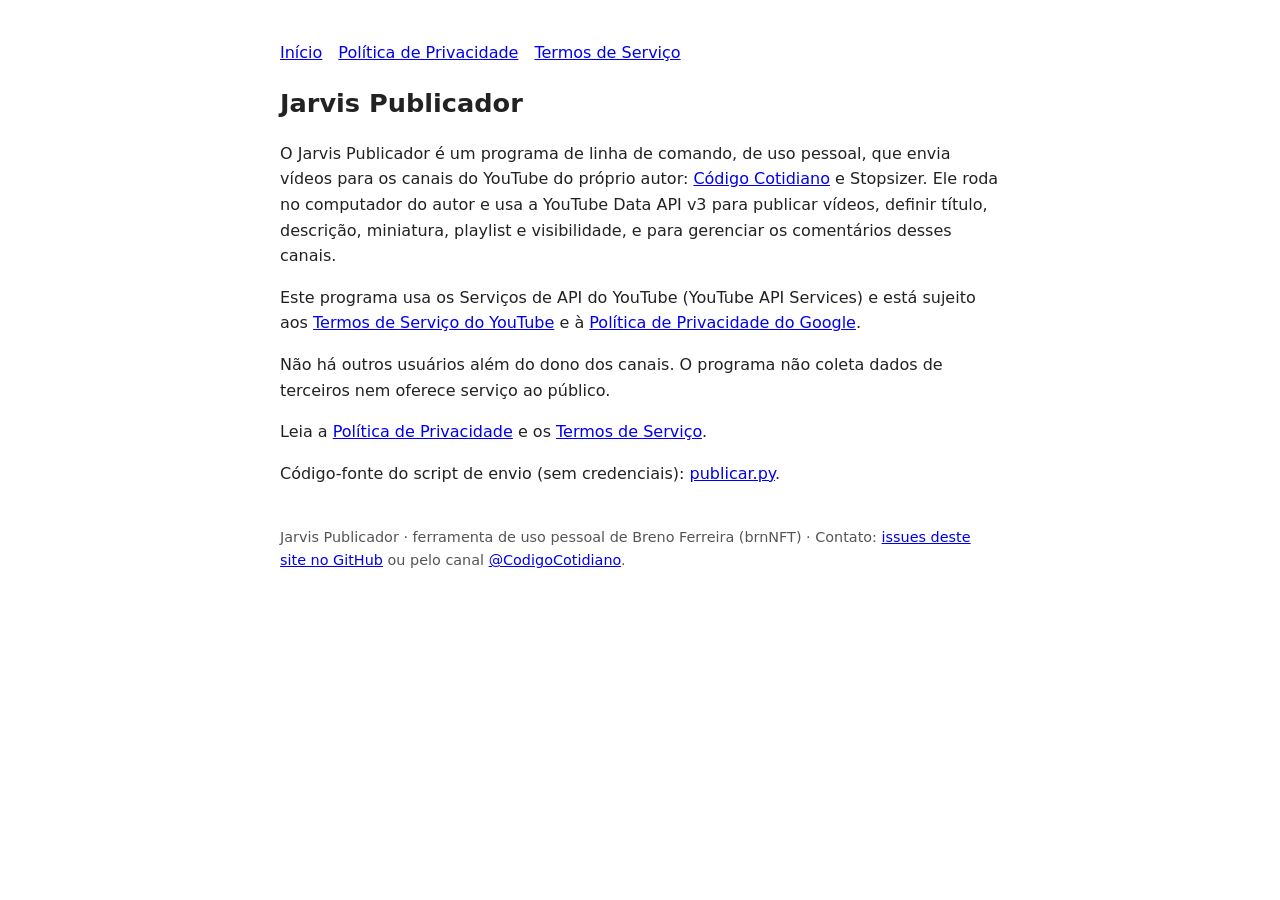
<file: index.html>
<!doctype html>
<html lang="pt-BR">
<head>
<meta charset="utf-8">
<meta name="viewport" content="width=device-width, initial-scale=1">
<title>Jarvis Publicador</title>
<style>
body{font-family:system-ui,sans-serif;max-width:720px;margin:40px auto;padding:0 16px;line-height:1.6;color:#222}
nav a{margin-right:16px}
h1{font-size:1.6em}
footer{margin-top:40px;font-size:.9em;color:#555}
</style>
</head>
<body>
<nav><a href="/">Início</a><a href="/privacidade.html">Política de Privacidade</a><a href="/termos.html">Termos de Serviço</a></nav>
<h1>Jarvis Publicador</h1>
<p>O Jarvis Publicador é um programa de linha de comando, de uso pessoal, que envia vídeos para os canais do YouTube do próprio autor: <a href="https://www.youtube.com/@CodigoCotidiano">Código Cotidiano</a> e Stopsizer. Ele roda no computador do autor e usa a YouTube Data API v3 para publicar vídeos, definir título, descrição, miniatura, playlist e visibilidade, e para gerenciar os comentários desses canais.</p>
<p>Este programa usa os Serviços de API do YouTube (YouTube API Services) e está sujeito aos <a href="https://www.youtube.com/t/terms">Termos de Serviço do YouTube</a> e à <a href="https://www.google.com/policies/privacy">Política de Privacidade do Google</a>.</p>
<p>Não há outros usuários além do dono dos canais. O programa não coleta dados de terceiros nem oferece serviço ao público.</p>
<p>Leia a <a href="/privacidade.html">Política de Privacidade</a> e os <a href="/termos.html">Termos de Serviço</a>.</p>
<p>Código-fonte do script de envio (sem credenciais): <a href="/publicar.py.txt">publicar.py</a>.</p>
<footer>Jarvis Publicador · ferramenta de uso pessoal de Breno Ferreira (brnNFT) · Contato: <a href="https://github.com/brnNFT/brnNFT.github.io/issues">issues deste site no GitHub</a> ou pelo canal <a href="https://www.youtube.com/@CodigoCotidiano">@CodigoCotidiano</a>.</footer>
</body>
</html>
</file>
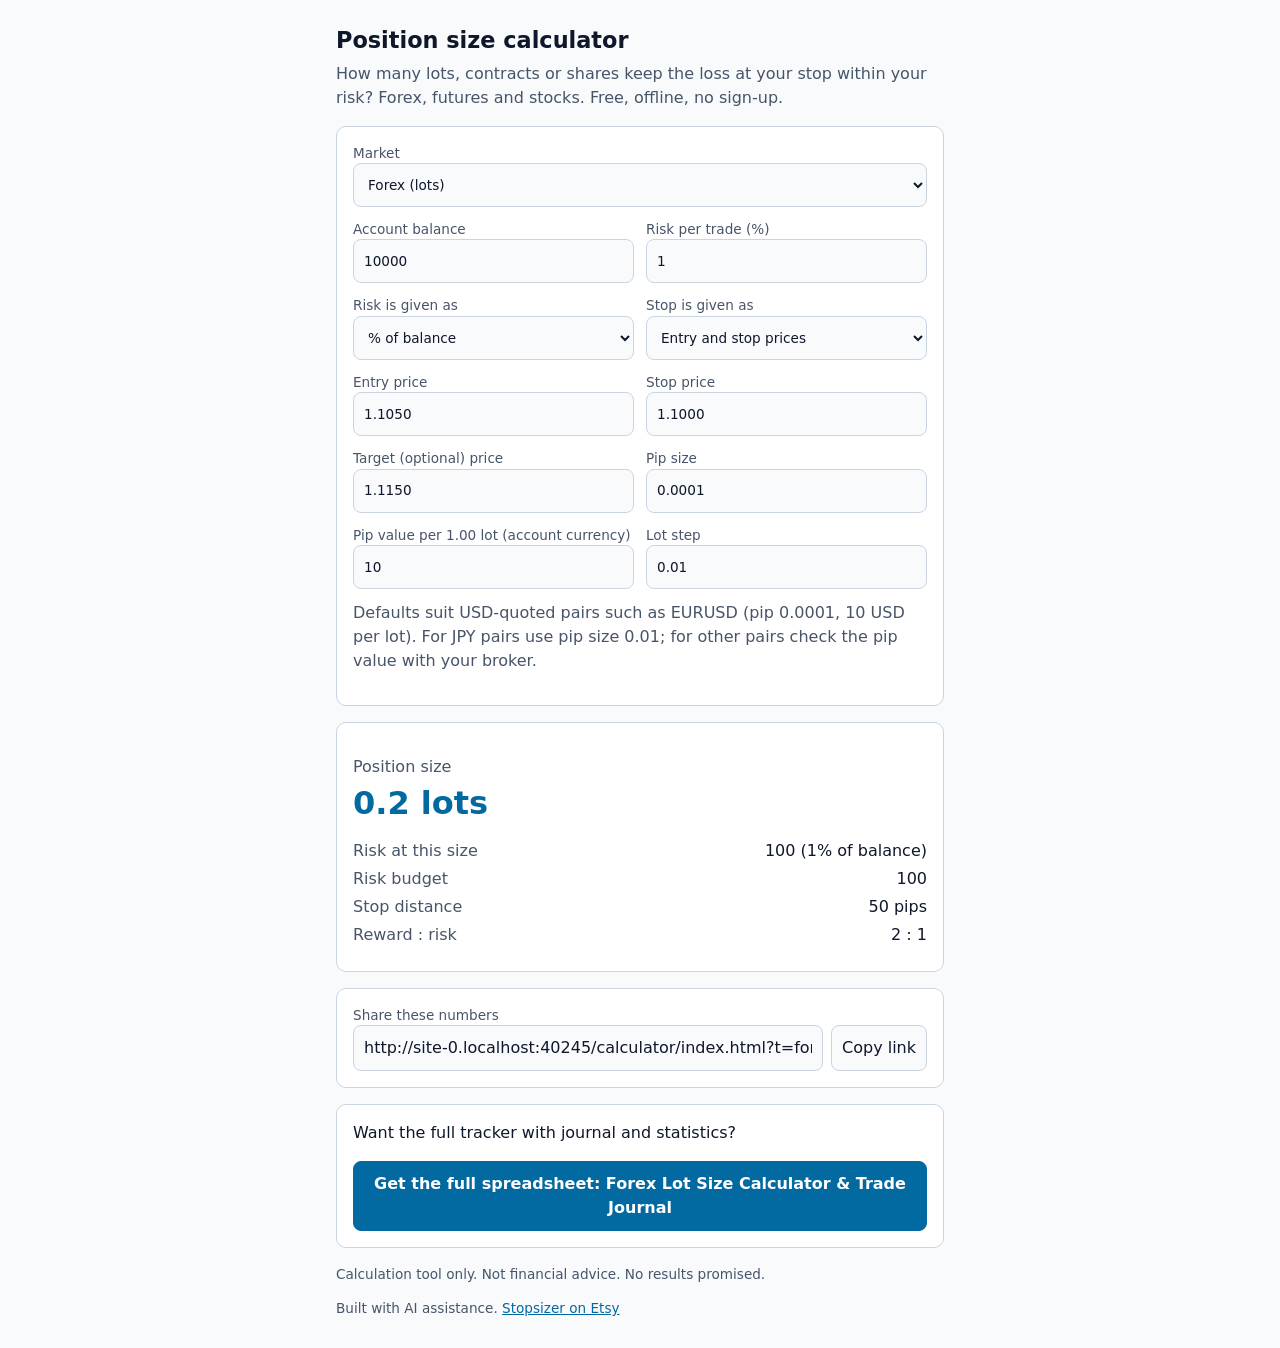
<file: calculator/index.html>
<!doctype html>
<html lang="en">
<head>
<meta charset="utf-8">
<meta name="viewport" content="width=device-width, initial-scale=1">
<title>Position Size Calculator - Forex, Futures, Stocks</title>
<meta name="description" content="Free position size calculator: lots, contracts or shares from your account, risk and stop. Works offline.">
<meta name="theme-color" content="#0f172a">
<link rel="manifest" href="manifest.webmanifest">
<link rel="icon" href="icon-192.png">
<link rel="stylesheet" href="style.css">
</head>
<body>
<main>
  <h1>Position size calculator</h1>
  <p class="sub">How many lots, contracts or shares keep the loss at your stop within your risk? Forex, futures and stocks. Free, offline, no sign-up.</p>

  <form class="card grid" autocomplete="off">
    <label class="wide">Market
      <select id="type">
        <option value="forex">Forex (lots)</option>
        <option value="futures">Futures (contracts)</option>
        <option value="stocks">Stocks (shares)</option>
      </select>
    </label>
    <label>Account balance
      <input id="balance" type="number" inputmode="decimal" step="any" min="0" value="10000">
    </label>
    <label>Risk per trade (<span id="riskUnit">%</span>)
      <input id="risk" type="number" inputmode="decimal" step="any" min="0" value="1">
    </label>
    <label>Risk is given as
      <select id="riskMode"><option value="pct">% of balance</option><option value="amt">Amount in account currency</option></select>
    </label>
    <label>Stop is given as
      <select id="stopMode"><option value="price">Entry and stop prices</option><option value="dist">Distance</option></select>
    </label>
    <label data-mode="price">Entry price
      <input id="entry" type="number" inputmode="decimal" step="any" min="0" value="1.1050">
    </label>
    <label>Stop <span data-mode="price">price</span><span data-mode="dist">distance</span> <span data-mode="dist">(<span id="stopUnit">pips</span>)</span>
      <input id="stop" type="number" inputmode="decimal" step="any" min="0" value="1.1000">
    </label>
    <label>Target (optional) <span data-mode="price">price</span><span data-mode="dist">distance</span>
      <input id="target" type="number" inputmode="decimal" step="any" min="0" value="1.1150">
    </label>
    <label data-for="forex">Pip size
      <input id="pipSize" type="number" inputmode="decimal" step="any" min="0" value="0.0001">
    </label>
    <label data-for="forex">Pip value per 1.00 lot (account currency)
      <input id="pipValue" type="number" inputmode="decimal" step="any" min="0" value="10">
    </label>
    <label data-for="forex">Lot step
      <input id="lotStep" type="number" inputmode="decimal" step="any" min="0" value="0.01">
    </label>
    <label data-for="futures">Tick size
      <input id="tickSize" type="number" inputmode="decimal" step="any" min="0" value="0.25">
    </label>
    <label data-for="futures">Tick value per contract
      <input id="tickValue" type="number" inputmode="decimal" step="any" min="0" value="12.5">
    </label>
    <p class="sub wide" data-for="forex">Defaults suit USD-quoted pairs such as EURUSD (pip 0.0001, 10 USD per lot). For JPY pairs use pip size 0.01; for other pairs check the pip value with your broker.</p>
    <p class="sub wide" data-for="futures">Defaults are for E-mini S&amp;P 500 (0.25 = 12.50 USD). Check tick size and value in your contract specification.</p>
  </form>

  <section class="card" id="result" aria-live="polite">
    <p class="bad" id="err"></p>
    <div id="ok">
      <p class="sub" style="margin:0">Position size</p>
      <p id="big">-</p>
      <dl>
        <dt>Risk at this size</dt><dd id="rRisk">-</dd>
        <dt>Risk budget</dt><dd id="rBudget">-</dd>
        <dt>Stop distance</dt><dd id="rStop">-</dd>
        <dt>Reward : risk</dt><dd id="rRR">-</dd>
      </dl>
      <p id="warn"></p>
    </div>
  </section>

  <section class="card">
    <label for="shareUrl">Share these numbers</label>
    <div class="share">
      <input id="shareUrl" type="text" readonly>
      <button id="copy" type="button">Copy link</button>
    </div>
  </section>

  <section class="card">
    <p style="margin-top:0">Want the full tracker with journal and statistics?</p>
    <a class="btn" data-cta-type="forex" href="https://www.etsy.com/listing/4607858147?utm_source=calculator&amp;utm_medium=pwa&amp;utm_campaign=stopsizer" target="_blank" rel="noopener">Get the full spreadsheet: Forex Lot Size Calculator &amp; Trade Journal</a>
    <a class="btn" data-cta-type="futures" href="https://www.etsy.com/listing/4607854305?utm_source=calculator&amp;utm_medium=pwa&amp;utm_campaign=stopsizer" target="_blank" rel="noopener" hidden>Get the full spreadsheet: Prop Firm Challenge Control Panel</a>
    <a class="btn" data-cta-type="stocks" href="https://www.etsy.com/listing/4607878718?utm_source=calculator&amp;utm_medium=pwa&amp;utm_campaign=stopsizer" target="_blank" rel="noopener" hidden>Get the full spreadsheet: Backtest Log &amp; Setup Scorecard</a>
  </section>

  <footer>
    <p>Calculation tool only. Not financial advice. No results promised.</p>
    <p>Built with AI assistance. <a href="https://www.etsy.com/shop/StopSizer" target="_blank" rel="noopener">Stopsizer on Etsy</a></p>
  </footer>
</main>
<script src="app.js"></script>
</body>
</html>
</file>
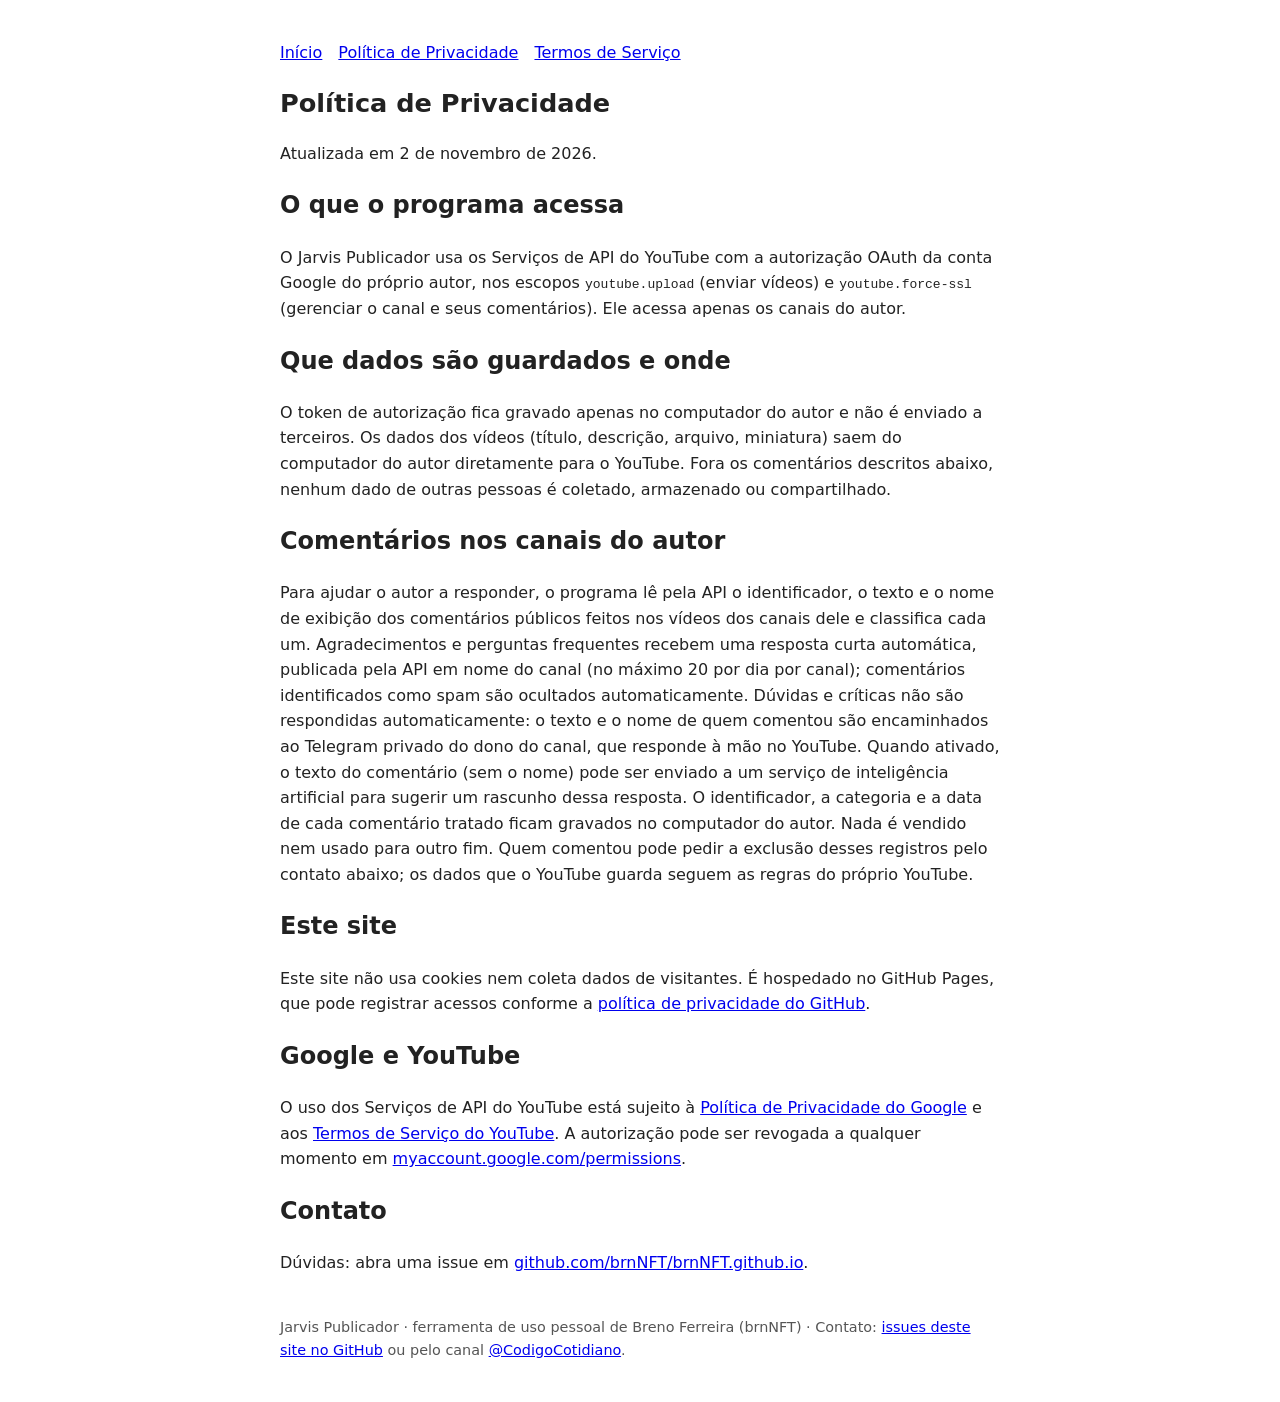
<file: privacidade.html>
<!doctype html>
<html lang="pt-BR">
<head>
<meta charset="utf-8">
<meta name="viewport" content="width=device-width, initial-scale=1">
<title>Política de Privacidade · Jarvis Publicador</title>
<style>
body{font-family:system-ui,sans-serif;max-width:720px;margin:40px auto;padding:0 16px;line-height:1.6;color:#222}
nav a{margin-right:16px}
h1{font-size:1.6em}
footer{margin-top:40px;font-size:.9em;color:#555}
</style>
</head>
<body>
<nav><a href="/">Início</a><a href="/privacidade.html">Política de Privacidade</a><a href="/termos.html">Termos de Serviço</a></nav>
<h1>Política de Privacidade</h1>
<p>Atualizada em 2 de novembro de 2026.</p>
<h2>O que o programa acessa</h2>
<p>O Jarvis Publicador usa os Serviços de API do YouTube com a autorização OAuth da conta Google do próprio autor, nos escopos <code>youtube.upload</code> (enviar vídeos) e <code>youtube.force-ssl</code> (gerenciar o canal e seus comentários). Ele acessa apenas os canais do autor.</p>
<h2>Que dados são guardados e onde</h2>
<p>O token de autorização fica gravado apenas no computador do autor e não é enviado a terceiros. Os dados dos vídeos (título, descrição, arquivo, miniatura) saem do computador do autor diretamente para o YouTube. Fora os comentários descritos abaixo, nenhum dado de outras pessoas é coletado, armazenado ou compartilhado.</p>
<h2>Comentários nos canais do autor</h2>
<p>Para ajudar o autor a responder, o programa lê pela API o identificador, o texto e o nome de exibição dos comentários públicos feitos nos vídeos dos canais dele e classifica cada um. Agradecimentos e perguntas frequentes recebem uma resposta curta automática, publicada pela API em nome do canal (no máximo 20 por dia por canal); comentários identificados como spam são ocultados automaticamente. Dúvidas e críticas não são respondidas automaticamente: o texto e o nome de quem comentou são encaminhados ao Telegram privado do dono do canal, que responde à mão no YouTube. Quando ativado, o texto do comentário (sem o nome) pode ser enviado a um serviço de inteligência artificial para sugerir um rascunho dessa resposta. O identificador, a categoria e a data de cada comentário tratado ficam gravados no computador do autor. Nada é vendido nem usado para outro fim. Quem comentou pode pedir a exclusão desses registros pelo contato abaixo; os dados que o YouTube guarda seguem as regras do próprio YouTube.</p>
<h2>Este site</h2>
<p>Este site não usa cookies nem coleta dados de visitantes. É hospedado no GitHub Pages, que pode registrar acessos conforme a <a href="https://docs.github.com/pt/site-policy/privacy-policies/github-general-privacy-statement">política de privacidade do GitHub</a>.</p>
<h2>Google e YouTube</h2>
<p>O uso dos Serviços de API do YouTube está sujeito à <a href="https://www.google.com/policies/privacy">Política de Privacidade do Google</a> e aos <a href="https://www.youtube.com/t/terms">Termos de Serviço do YouTube</a>. A autorização pode ser revogada a qualquer momento em <a href="https://myaccount.google.com/permissions">myaccount.google.com/permissions</a>.</p>
<h2>Contato</h2>
<p>Dúvidas: abra uma issue em <a href="https://github.com/brnNFT/brnNFT.github.io/issues">github.com/brnNFT/brnNFT.github.io</a>.</p>
<footer>Jarvis Publicador · ferramenta de uso pessoal de Breno Ferreira (brnNFT) · Contato: <a href="https://github.com/brnNFT/brnNFT.github.io/issues">issues deste site no GitHub</a> ou pelo canal <a href="https://www.youtube.com/@CodigoCotidiano">@CodigoCotidiano</a>.</footer>
</body>
</html>
</file>
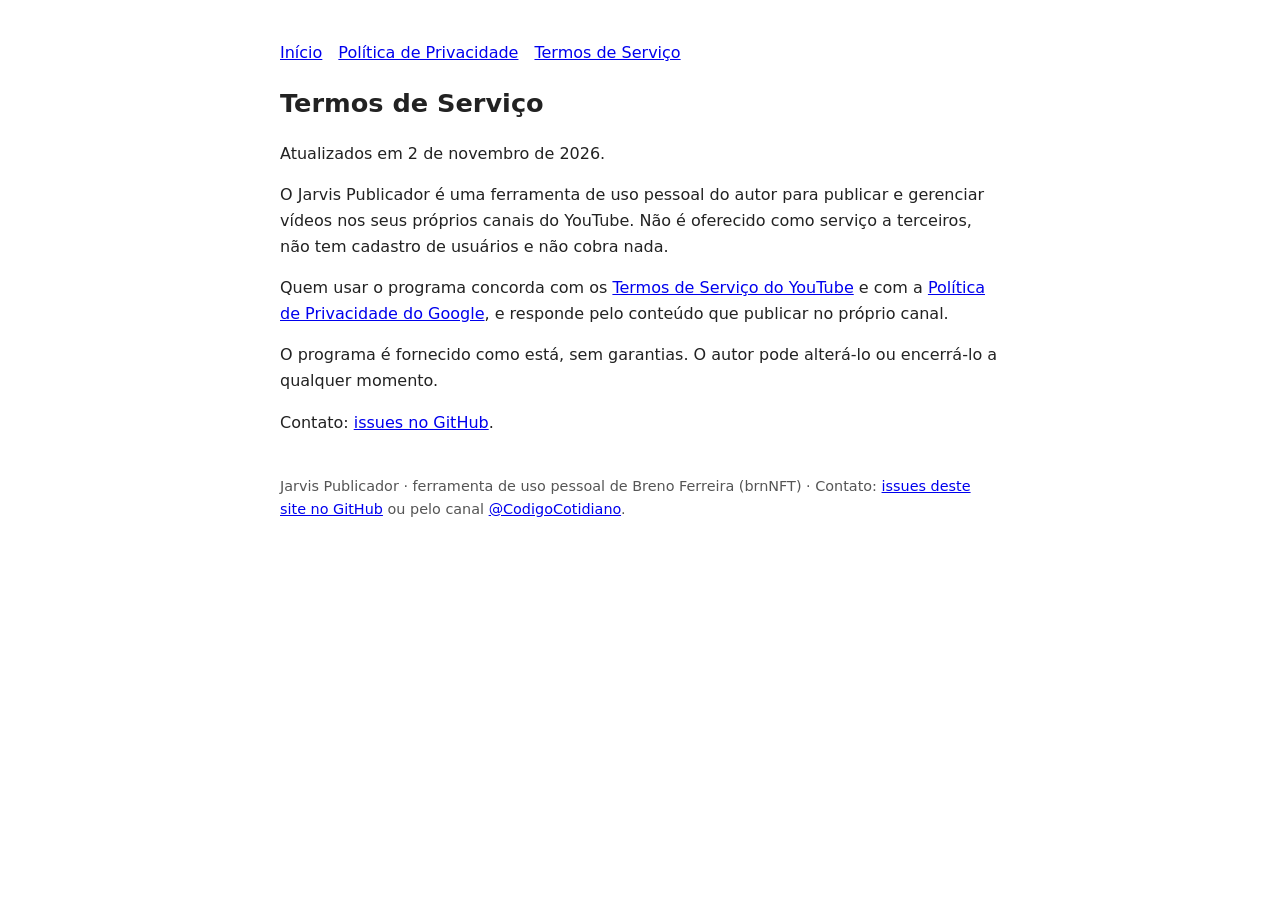
<file: termos.html>
<!doctype html>
<html lang="pt-BR">
<head>
<meta charset="utf-8">
<meta name="viewport" content="width=device-width, initial-scale=1">
<title>Termos de Serviço · Jarvis Publicador</title>
<style>
body{font-family:system-ui,sans-serif;max-width:720px;margin:40px auto;padding:0 16px;line-height:1.6;color:#222}
nav a{margin-right:16px}
h1{font-size:1.6em}
footer{margin-top:40px;font-size:.9em;color:#555}
</style>
</head>
<body>
<nav><a href="/">Início</a><a href="/privacidade.html">Política de Privacidade</a><a href="/termos.html">Termos de Serviço</a></nav>
<h1>Termos de Serviço</h1>
<p>Atualizados em 2 de novembro de 2026.</p>
<p>O Jarvis Publicador é uma ferramenta de uso pessoal do autor para publicar e gerenciar vídeos nos seus próprios canais do YouTube. Não é oferecido como serviço a terceiros, não tem cadastro de usuários e não cobra nada.</p>
<p>Quem usar o programa concorda com os <a href="https://www.youtube.com/t/terms">Termos de Serviço do YouTube</a> e com a <a href="https://www.google.com/policies/privacy">Política de Privacidade do Google</a>, e responde pelo conteúdo que publicar no próprio canal.</p>
<p>O programa é fornecido como está, sem garantias. O autor pode alterá-lo ou encerrá-lo a qualquer momento.</p>
<p>Contato: <a href="https://github.com/brnNFT/brnNFT.github.io/issues">issues no GitHub</a>.</p>
<footer>Jarvis Publicador · ferramenta de uso pessoal de Breno Ferreira (brnNFT) · Contato: <a href="https://github.com/brnNFT/brnNFT.github.io/issues">issues deste site no GitHub</a> ou pelo canal <a href="https://www.youtube.com/@CodigoCotidiano">@CodigoCotidiano</a>.</footer>
</body>
</html>
</file>
<file: calculator/style.css>
:root { --bg: #f8fafc; --card: #fff; --fg: #0f172a; --mute: #475569; --line: #cbd5e1; --acc: #0369a1; --accfg: #fff; --bad: #b91c1c; color-scheme: light dark; }
@media (prefers-color-scheme: dark) {
  :root { --bg: #0f172a; --card: #1e293b; --fg: #f1f5f9; --mute: #94a3b8; --line: #475569; --acc: #38bdf8; --accfg: #0f172a; --bad: #fca5a5; }
}
* { box-sizing: border-box; }
body { margin: 0; background: var(--bg); color: var(--fg); font: 16px/1.5 system-ui, -apple-system, "Segoe UI", sans-serif; }
main { max-width: 640px; margin: 0 auto; padding: 16px; }
h1 { font-size: 1.4rem; margin: 8px 0 4px; }
.sub { color: var(--mute); margin: 0 0 16px; }
.card { background: var(--card); border: 1px solid var(--line); border-radius: 10px; padding: 16px; margin-bottom: 16px; }
.grid { display: grid; grid-template-columns: 1fr 1fr; gap: 12px; }
label { display: block; font-size: .85rem; color: var(--mute); }
input, select, button, .btn { width: 100%; font: inherit; color: var(--fg); background: var(--bg); border: 1px solid var(--line); border-radius: 8px; padding: 10px; min-height: 44px; }
.wide { grid-column: 1 / -1; }
[hidden] { display: none !important; }
#big { font-size: 2rem; font-weight: 700; color: var(--acc); margin: 0; }
dl { display: grid; grid-template-columns: auto 1fr; gap: 4px 12px; margin: 12px 0 0; }
dt { color: var(--mute); } dd { margin: 0; text-align: right; }
.bad { color: var(--bad); }
#warn { color: var(--bad); margin: 8px 0 0; }
.btn { display: block; text-align: center; text-decoration: none; background: var(--acc); color: var(--accfg); border-color: var(--acc); font-weight: 600; line-height: 24px; }
.share { display: flex; gap: 8px; } .share input { flex: 1; } .share button { width: auto; }
footer { color: var(--mute); font-size: .85rem; }
footer a { color: var(--acc); }
:focus-visible { outline: 2px solid var(--acc); outline-offset: 2px; }
</file>
